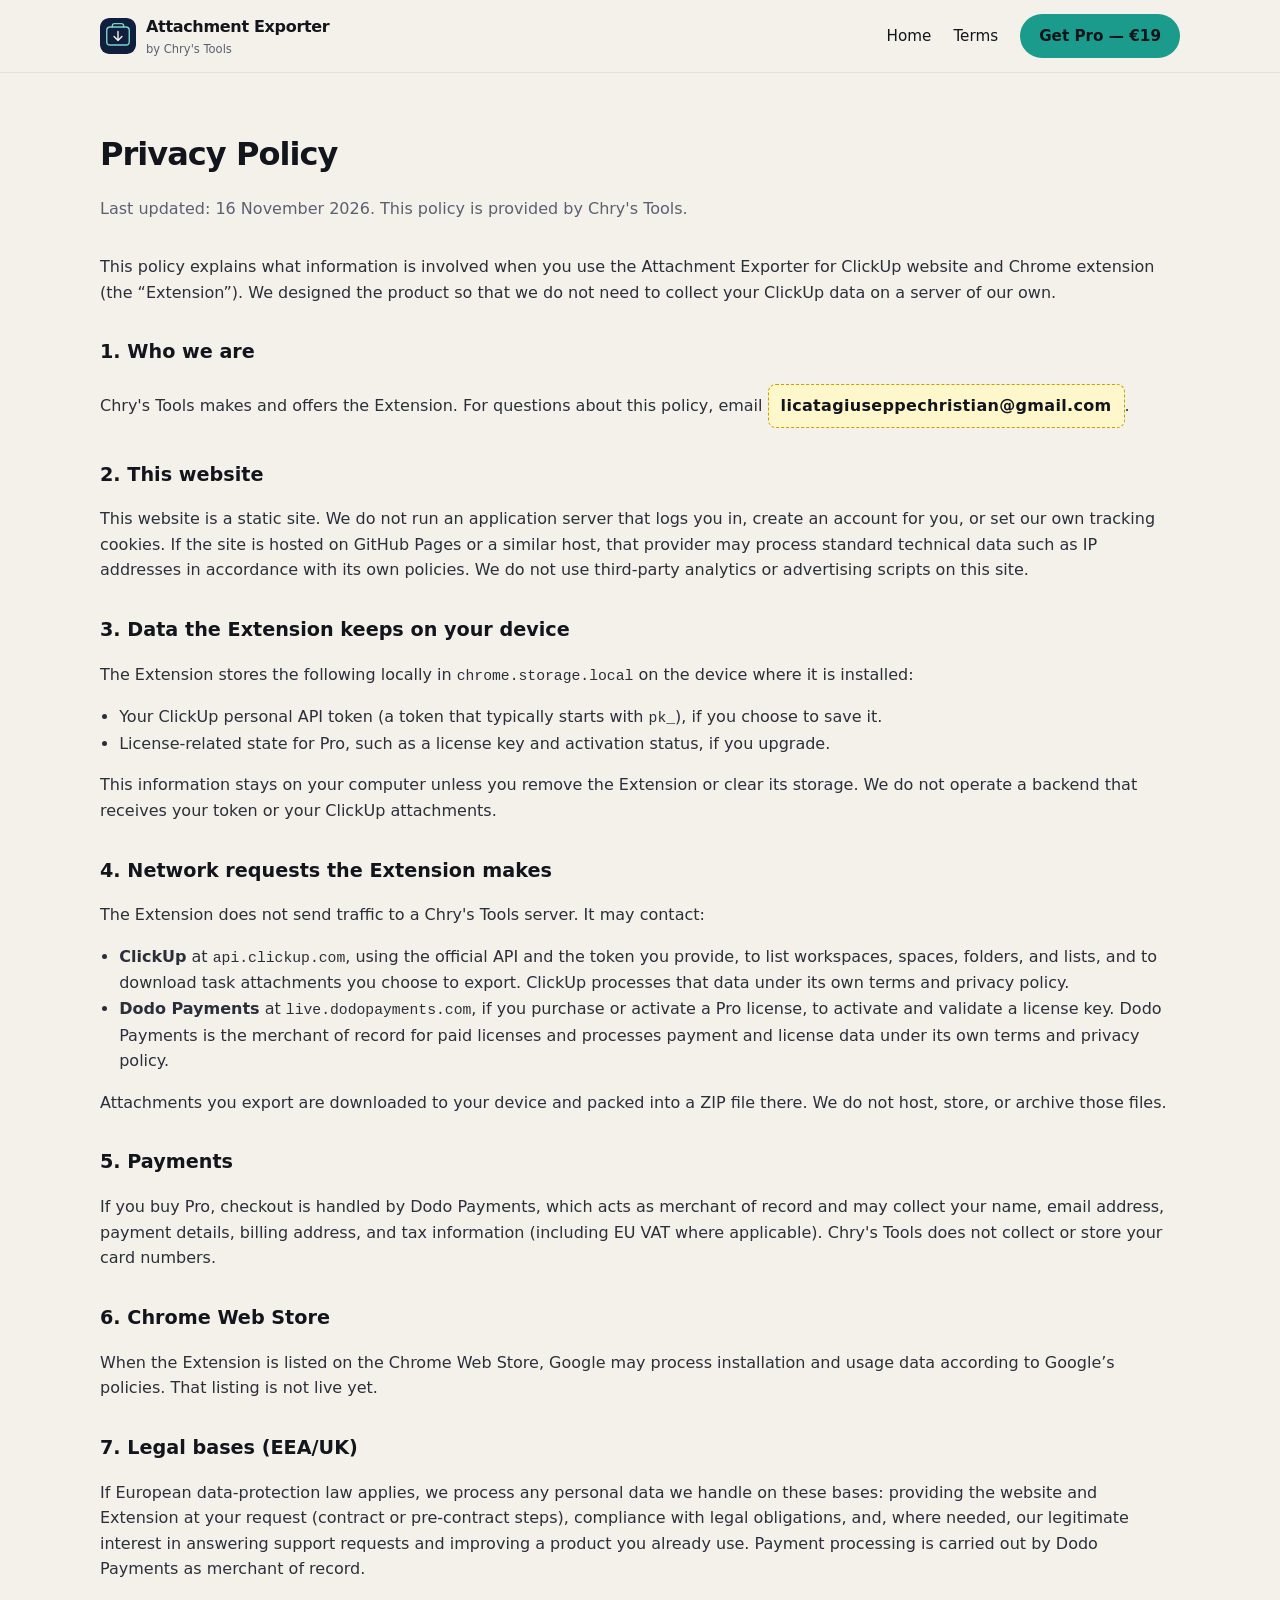
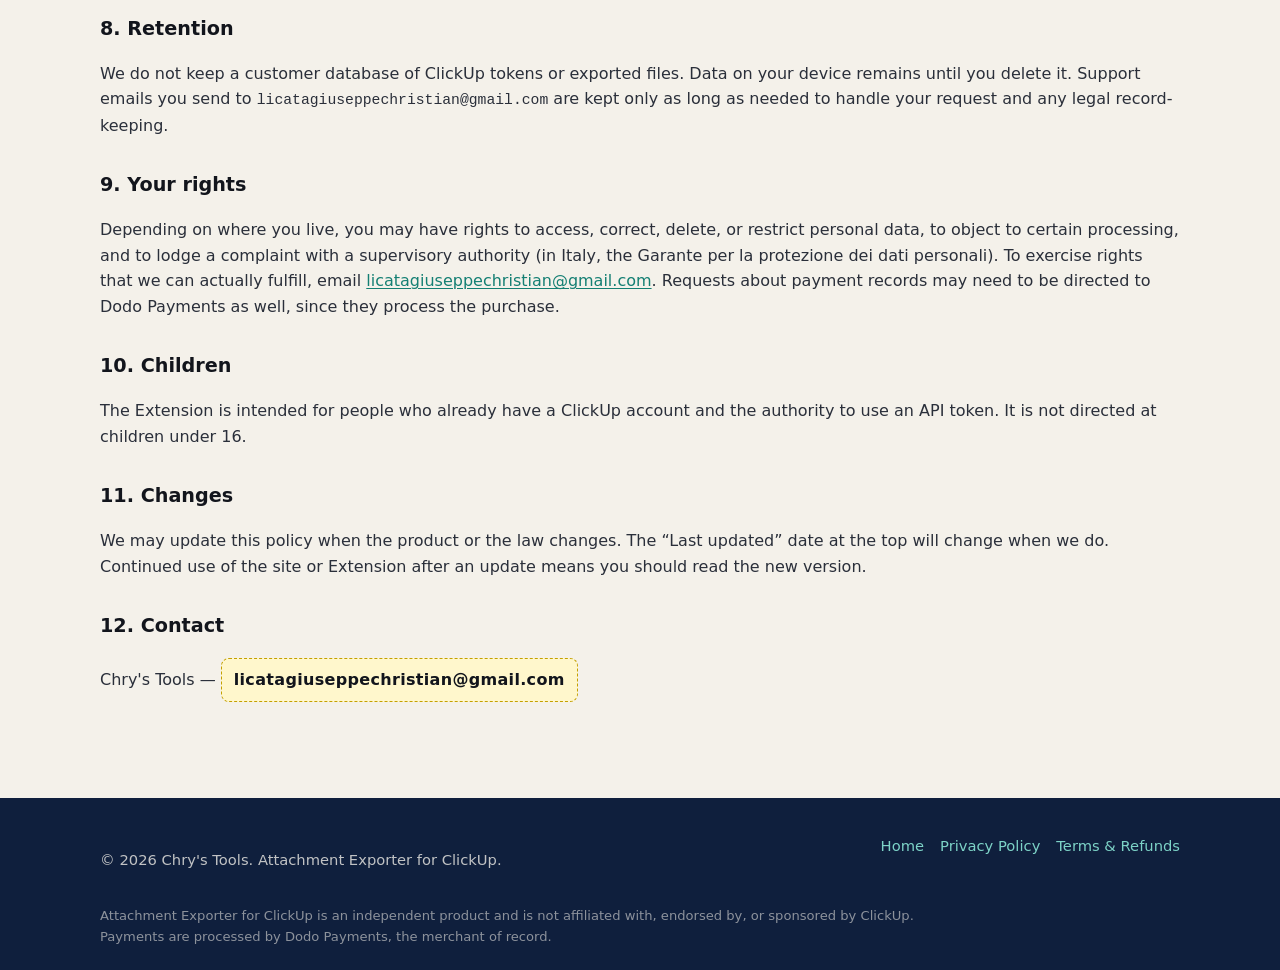
<file: privacy.html>
<!DOCTYPE html>
<html lang="en">
<head>
  <meta charset="utf-8">
  <meta name="viewport" content="width=device-width, initial-scale=1">
  <title>Privacy Policy — Attachment Exporter for ClickUp</title>
  <meta name="description" content="Privacy policy for the Attachment Exporter for ClickUp website and Chrome extension, made by Chry's Tools.">
  <link rel="icon" type="image/svg+xml" href="favicon.svg">
  <link rel="stylesheet" href="style.css">
</head>
<body>
  <a class="skip" href="#main">Skip to content</a>
  <header class="site-header">
    <div class="wrap header-inner">
      <a class="brand" href="index.html">
        <img src="logo.svg" alt="">
        <span>Attachment Exporter <small>by Chry's Tools</small></span>
      </a>
      <nav class="nav" aria-label="Primary">
        <a href="index.html">Home</a>
        <a href="terms.html">Terms</a>
        <a class="btn btn-primary" href="https://checkout.dodopayments.com/buy/pdt_0NsFUMJDNynZ44UJDwJGz?quantity=1">Get Pro — €19</a>
      </nav>
    </div>
  </header>

  <main id="main" class="legal">
    <div class="wrap">
      <h1>Privacy Policy</h1>
      <p class="meta">Last updated: 16 November 2026. This policy is provided by Chry's Tools.</p>

      <p>This policy explains what information is involved when you use the Attachment Exporter for ClickUp website and Chrome extension (the “Extension”). We designed the product so that we do not need to collect your ClickUp data on a server of our own.</p>

      <h2>1. Who we are</h2>
      <p>Chry's Tools makes and offers the Extension. For questions about this policy, email <a class="contact-email" href="mailto:licatagiuseppechristian@gmail.com">licatagiuseppechristian@gmail.com</a>.</p>

      <h2>2. This website</h2>
      <p>This website is a static site. We do not run an application server that logs you in, create an account for you, or set our own tracking cookies. If the site is hosted on GitHub Pages or a similar host, that provider may process standard technical data such as IP addresses in accordance with its own policies. We do not use third-party analytics or advertising scripts on this site.</p>

      <h2>3. Data the Extension keeps on your device</h2>
      <p>The Extension stores the following locally in <code>chrome.storage.local</code> on the device where it is installed:</p>
      <ul>
        <li>Your ClickUp personal API token (a token that typically starts with <code>pk_</code>), if you choose to save it.</li>
        <li>License-related state for Pro, such as a license key and activation status, if you upgrade.</li>
      </ul>
      <p>This information stays on your computer unless you remove the Extension or clear its storage. We do not operate a backend that receives your token or your ClickUp attachments.</p>

      <h2>4. Network requests the Extension makes</h2>
      <p>The Extension does not send traffic to a Chry's Tools server. It may contact:</p>
      <ul>
        <li><strong>ClickUp</strong> at <code>api.clickup.com</code>, using the official API and the token you provide, to list workspaces, spaces, folders, and lists, and to download task attachments you choose to export. ClickUp processes that data under its own terms and privacy policy.</li>
        <li><strong>Dodo Payments</strong> at <code>live.dodopayments.com</code>, if you purchase or activate a Pro license, to activate and validate a license key. Dodo Payments is the merchant of record for paid licenses and processes payment and license data under its own terms and privacy policy.</li>
      </ul>
      <p>Attachments you export are downloaded to your device and packed into a ZIP file there. We do not host, store, or archive those files.</p>

      <h2>5. Payments</h2>
      <p>If you buy Pro, checkout is handled by Dodo Payments, which acts as merchant of record and may collect your name, email address, payment details, billing address, and tax information (including EU VAT where applicable). Chry's Tools does not collect or store your card numbers.</p>

      <h2>6. Chrome Web Store</h2>
      <p>When the Extension is listed on the Chrome Web Store, Google may process installation and usage data according to Google’s policies. That listing is not live yet.</p>

      <h2>7. Legal bases (EEA/UK)</h2>
      <p>If European data-protection law applies, we process any personal data we handle on these bases: providing the website and Extension at your request (contract or pre-contract steps), compliance with legal obligations, and, where needed, our legitimate interest in answering support requests and improving a product you already use. Payment processing is carried out by Dodo Payments as merchant of record.</p>

      <h2>8. Retention</h2>
      <p>We do not keep a customer database of ClickUp tokens or exported files. Data on your device remains until you delete it. Support emails you send to <span class="mono">licatagiuseppechristian@gmail.com</span> are kept only as long as needed to handle your request and any legal record-keeping.</p>

      <h2>9. Your rights</h2>
      <p>Depending on where you live, you may have rights to access, correct, delete, or restrict personal data, to object to certain processing, and to lodge a complaint with a supervisory authority (in Italy, the Garante per la protezione dei dati personali). To exercise rights that we can actually fulfill, email <a href="mailto:licatagiuseppechristian@gmail.com">licatagiuseppechristian@gmail.com</a>. Requests about payment records may need to be directed to Dodo Payments as well, since they process the purchase.</p>

      <h2>10. Children</h2>
      <p>The Extension is intended for people who already have a ClickUp account and the authority to use an API token. It is not directed at children under 16.</p>

      <h2>11. Changes</h2>
      <p>We may update this policy when the product or the law changes. The “Last updated” date at the top will change when we do. Continued use of the site or Extension after an update means you should read the new version.</p>

      <h2>12. Contact</h2>
      <p>Chry's Tools — <a class="contact-email" href="mailto:licatagiuseppechristian@gmail.com">licatagiuseppechristian@gmail.com</a></p>
    </div>
  </main>

  <footer class="site-footer">
    <div class="wrap">
      <div class="footer-inner">
        <p>© 2026 Chry's Tools. Attachment Exporter for ClickUp.</p>
        <nav class="footer-links" aria-label="Footer">
          <a href="index.html">Home</a>
          <a href="privacy.html">Privacy Policy</a>
          <a href="terms.html">Terms &amp; Refunds</a>
        </nav>
      </div>
      <p class="disclaimer">Attachment Exporter for ClickUp is an independent product and is not affiliated with, endorsed by, or sponsored by ClickUp. Payments are processed by Dodo Payments, the merchant of record.</p>
    </div>
  </footer>
</body>
</html>
</file>
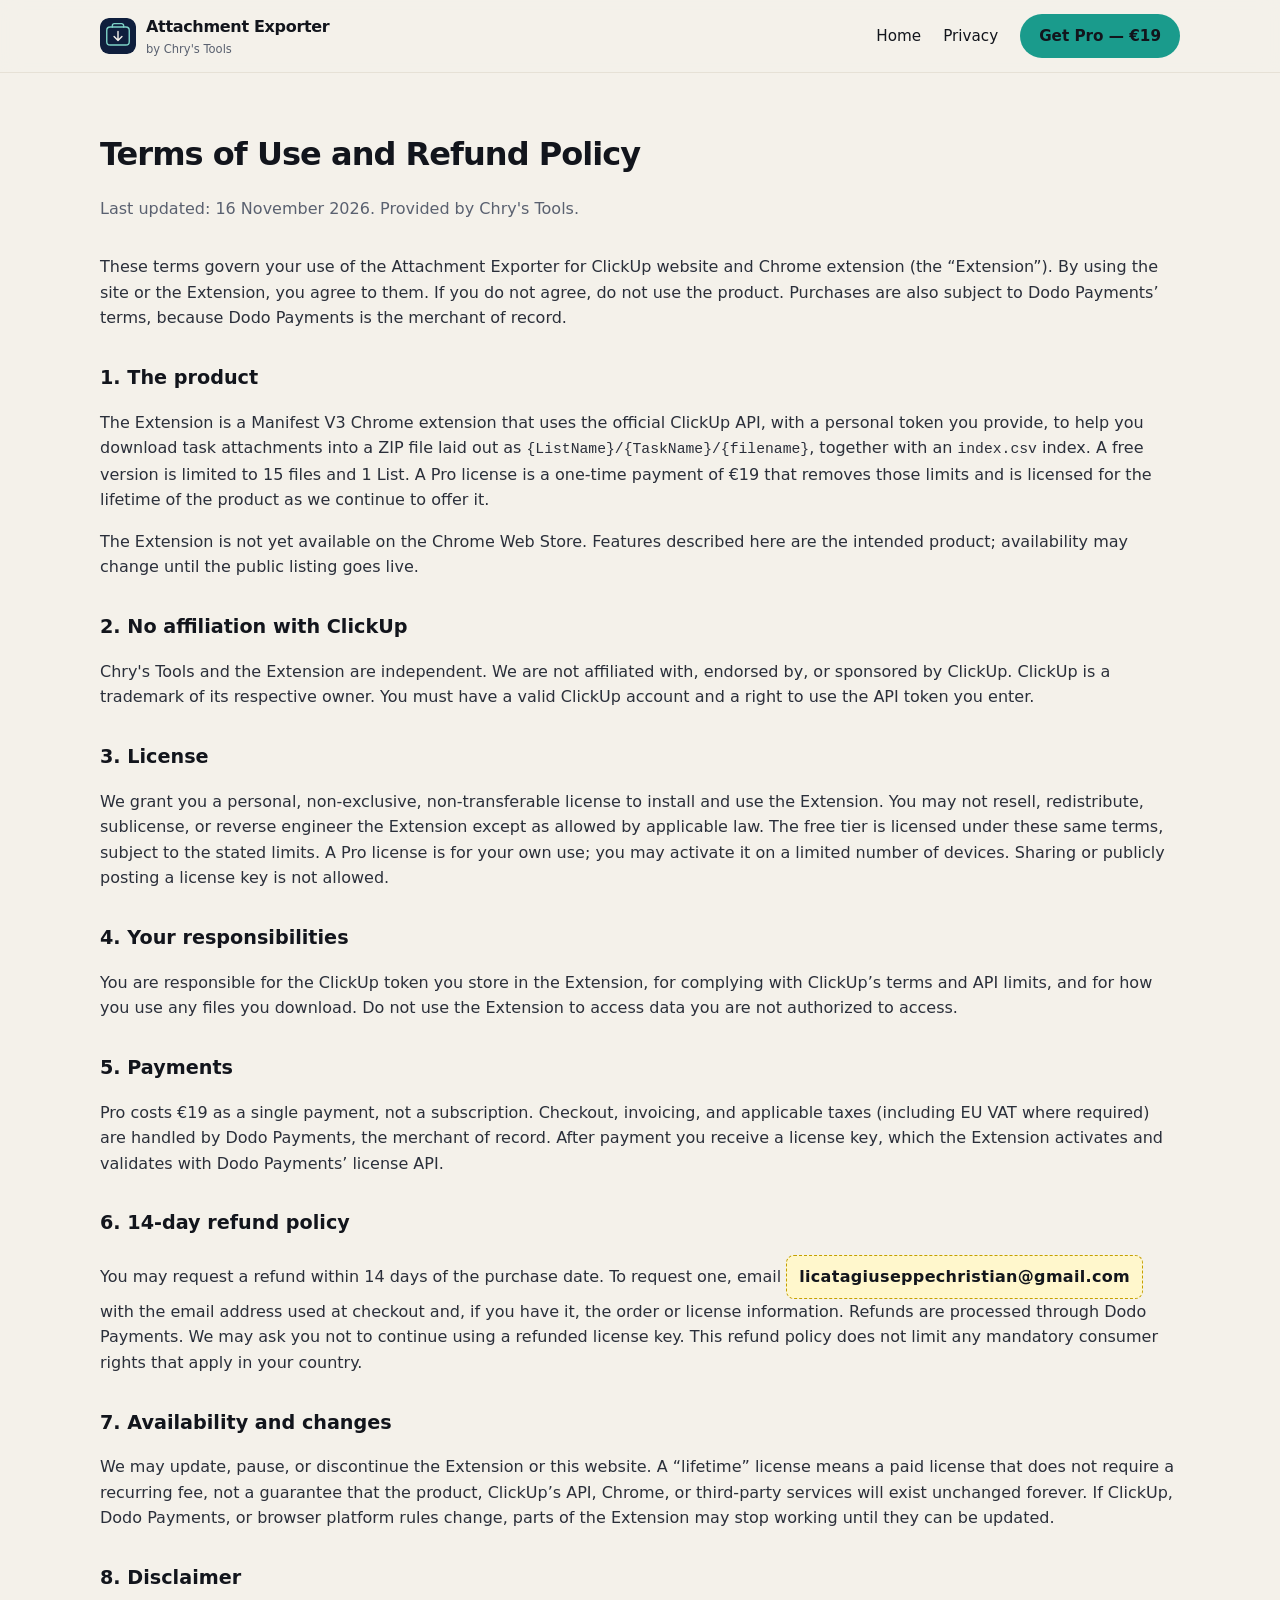
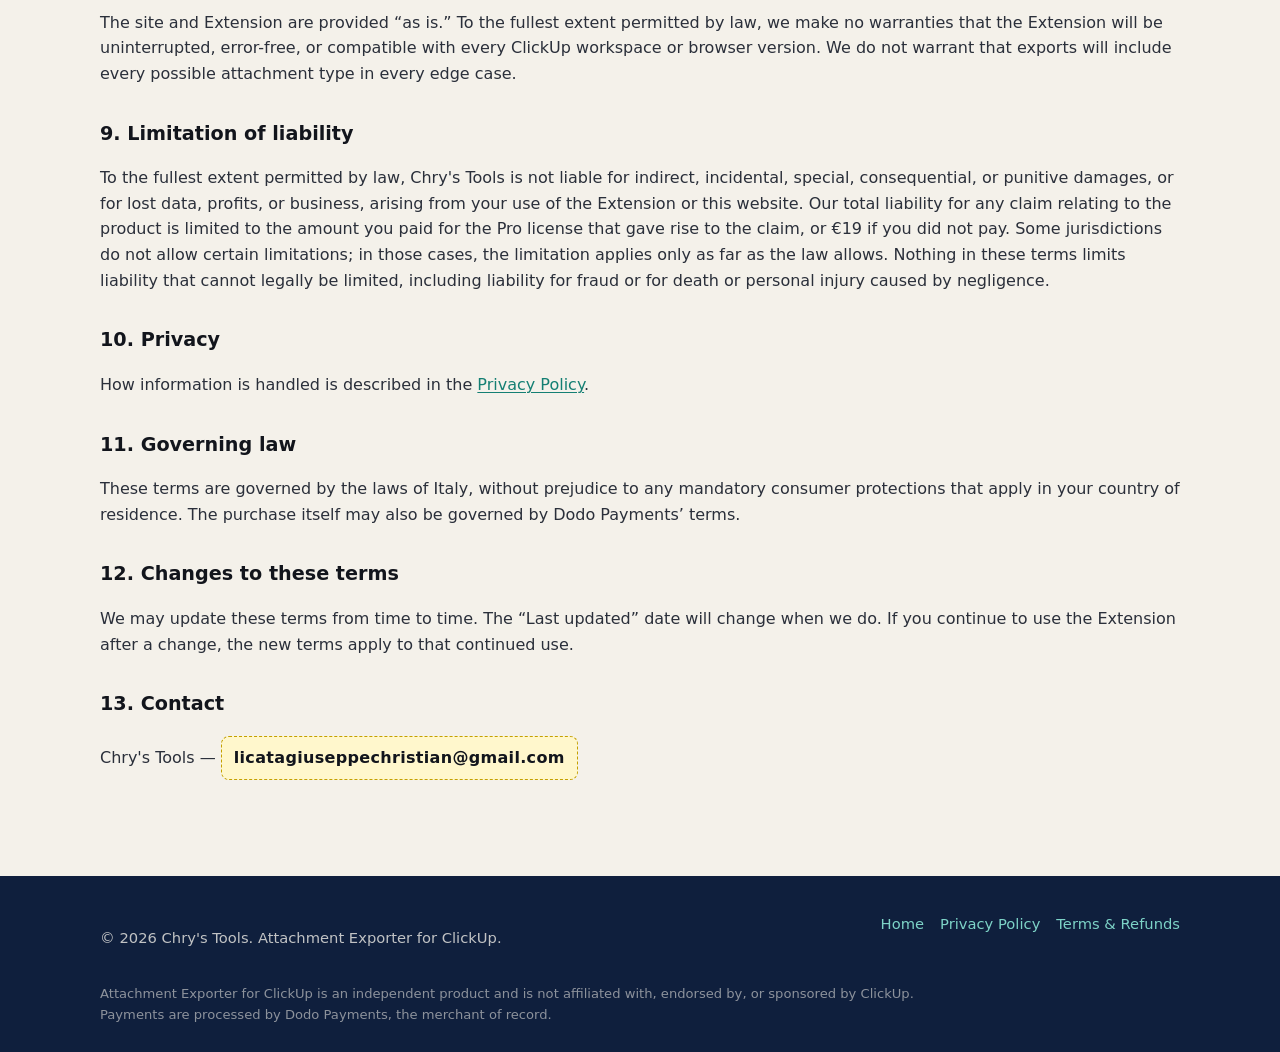
<file: terms.html>
<!DOCTYPE html>
<html lang="en">
<head>
  <meta charset="utf-8">
  <meta name="viewport" content="width=device-width, initial-scale=1">
  <title>Terms and Refund Policy — Attachment Exporter for ClickUp</title>
  <meta name="description" content="Terms of use and 14-day refund policy for Attachment Exporter for ClickUp by Chry's Tools.">
  <link rel="icon" type="image/svg+xml" href="favicon.svg">
  <link rel="stylesheet" href="style.css">
</head>
<body>
  <a class="skip" href="#main">Skip to content</a>
  <header class="site-header">
    <div class="wrap header-inner">
      <a class="brand" href="index.html">
        <img src="logo.svg" alt="">
        <span>Attachment Exporter <small>by Chry's Tools</small></span>
      </a>
      <nav class="nav" aria-label="Primary">
        <a href="index.html">Home</a>
        <a href="privacy.html">Privacy</a>
        <a class="btn btn-primary" href="https://checkout.dodopayments.com/buy/pdt_0NsFUMJDNynZ44UJDwJGz?quantity=1">Get Pro — €19</a>
      </nav>
    </div>
  </header>

  <main id="main" class="legal">
    <div class="wrap">
      <h1>Terms of Use and Refund Policy</h1>
      <p class="meta">Last updated: 16 November 2026. Provided by Chry's Tools.</p>

      <p>These terms govern your use of the Attachment Exporter for ClickUp website and Chrome extension (the “Extension”). By using the site or the Extension, you agree to them. If you do not agree, do not use the product. Purchases are also subject to Dodo Payments’ terms, because Dodo Payments is the merchant of record.</p>

      <h2>1. The product</h2>
      <p>The Extension is a Manifest V3 Chrome extension that uses the official ClickUp API, with a personal token you provide, to help you download task attachments into a ZIP file laid out as <code>{ListName}/{TaskName}/{filename}</code>, together with an <code>index.csv</code> index. A free version is limited to 15 files and 1 List. A Pro license is a one-time payment of €19 that removes those limits and is licensed for the lifetime of the product as we continue to offer it.</p>
      <p>The Extension is not yet available on the Chrome Web Store. Features described here are the intended product; availability may change until the public listing goes live.</p>

      <h2>2. No affiliation with ClickUp</h2>
      <p>Chry's Tools and the Extension are independent. We are not affiliated with, endorsed by, or sponsored by ClickUp. ClickUp is a trademark of its respective owner. You must have a valid ClickUp account and a right to use the API token you enter.</p>

      <h2>3. License</h2>
      <p>We grant you a personal, non-exclusive, non-transferable license to install and use the Extension. You may not resell, redistribute, sublicense, or reverse engineer the Extension except as allowed by applicable law. The free tier is licensed under these same terms, subject to the stated limits. A Pro license is for your own use; you may activate it on a limited number of devices. Sharing or publicly posting a license key is not allowed.</p>

      <h2>4. Your responsibilities</h2>
      <p>You are responsible for the ClickUp token you store in the Extension, for complying with ClickUp’s terms and API limits, and for how you use any files you download. Do not use the Extension to access data you are not authorized to access.</p>

      <h2>5. Payments</h2>
      <p>Pro costs €19 as a single payment, not a subscription. Checkout, invoicing, and applicable taxes (including EU VAT where required) are handled by Dodo Payments, the merchant of record. After payment you receive a license key, which the Extension activates and validates with Dodo Payments’ license API.</p>

      <h2>6. 14-day refund policy</h2>
      <p>You may request a refund within 14 days of the purchase date. To request one, email <a class="contact-email" href="mailto:licatagiuseppechristian@gmail.com">licatagiuseppechristian@gmail.com</a> with the email address used at checkout and, if you have it, the order or license information. Refunds are processed through Dodo Payments. We may ask you not to continue using a refunded license key. This refund policy does not limit any mandatory consumer rights that apply in your country.</p>

      <h2>7. Availability and changes</h2>
      <p>We may update, pause, or discontinue the Extension or this website. A “lifetime” license means a paid license that does not require a recurring fee, not a guarantee that the product, ClickUp’s API, Chrome, or third-party services will exist unchanged forever. If ClickUp, Dodo Payments, or browser platform rules change, parts of the Extension may stop working until they can be updated.</p>

      <h2>8. Disclaimer</h2>
      <p>The site and Extension are provided “as is.” To the fullest extent permitted by law, we make no warranties that the Extension will be uninterrupted, error-free, or compatible with every ClickUp workspace or browser version. We do not warrant that exports will include every possible attachment type in every edge case.</p>

      <h2>9. Limitation of liability</h2>
      <p>To the fullest extent permitted by law, Chry's Tools is not liable for indirect, incidental, special, consequential, or punitive damages, or for lost data, profits, or business, arising from your use of the Extension or this website. Our total liability for any claim relating to the product is limited to the amount you paid for the Pro license that gave rise to the claim, or €19 if you did not pay. Some jurisdictions do not allow certain limitations; in those cases, the limitation applies only as far as the law allows. Nothing in these terms limits liability that cannot legally be limited, including liability for fraud or for death or personal injury caused by negligence.</p>

      <h2>10. Privacy</h2>
      <p>How information is handled is described in the <a href="privacy.html">Privacy Policy</a>.</p>

      <h2>11. Governing law</h2>
      <p>These terms are governed by the laws of Italy, without prejudice to any mandatory consumer protections that apply in your country of residence. The purchase itself may also be governed by Dodo Payments’ terms.</p>

      <h2>12. Changes to these terms</h2>
      <p>We may update these terms from time to time. The “Last updated” date will change when we do. If you continue to use the Extension after a change, the new terms apply to that continued use.</p>

      <h2>13. Contact</h2>
      <p>Chry's Tools — <a class="contact-email" href="mailto:licatagiuseppechristian@gmail.com">licatagiuseppechristian@gmail.com</a></p>
    </div>
  </main>

  <footer class="site-footer">
    <div class="wrap">
      <div class="footer-inner">
        <p>© 2026 Chry's Tools. Attachment Exporter for ClickUp.</p>
        <nav class="footer-links" aria-label="Footer">
          <a href="index.html">Home</a>
          <a href="privacy.html">Privacy Policy</a>
          <a href="terms.html">Terms &amp; Refunds</a>
        </nav>
      </div>
      <p class="disclaimer">Attachment Exporter for ClickUp is an independent product and is not affiliated with, endorsed by, or sponsored by ClickUp. Payments are processed by Dodo Payments, the merchant of record.</p>
    </div>
  </footer>
</body>
</html>
</file>
<file: style.css>
/* Attachment Exporter for ClickUp — Chry's Tools */
:root {
  --ink: #12151c;
  --muted: #5a6170;
  --line: #e6e1d6;
  --paper: #f4f1ea;
  --paper-2: #fffdf8;
  --navy: #0f1f3d;
  --navy-2: #17305c;
  --teal: #1a9b8c;
  --teal-2: #147f73;
  --mint: #7dd3c7;
  --white: #ffffff;
  --danger: #9a3412;
  --radius: 16px;
  --shadow: 0 10px 30px rgba(15, 31, 61, 0.08);
  --max: 1080px;
  --font: ui-sans-serif, system-ui, -apple-system, "Segoe UI", Roboto, "Helvetica Neue", Arial, sans-serif;
}

*, *::before, *::after { box-sizing: border-box; }
html { scroll-behavior: smooth; }
body {
  margin: 0;
  font-family: var(--font);
  color: var(--ink);
  background: var(--paper);
  line-height: 1.6;
  -webkit-font-smoothing: antialiased;
}
img, svg { display: block; max-width: 100%; }
a { color: var(--teal-2); text-decoration-thickness: 1px; text-underline-offset: 2px; }
a:hover { color: var(--navy); }
code, .mono {
  font-family: ui-monospace, SFMono-Regular, "SF Mono", Menlo, Consolas, monospace;
  font-size: 0.92em;
}

.wrap { width: min(var(--max), calc(100% - 40px)); margin-inline: auto; }
.skip {
  position: absolute;
  left: -999px;
  top: 0;
  background: var(--navy);
  color: #fff;
  padding: 8px 12px;
  z-index: 20;
}
.skip:focus { left: 12px; top: 12px; }

/* Header */
.site-header {
  position: sticky;
  top: 0;
  z-index: 10;
  background: rgba(244, 241, 234, 0.92);
  backdrop-filter: blur(10px);
  border-bottom: 1px solid var(--line);
}
.header-inner {
  display: flex;
  align-items: center;
  justify-content: space-between;
  gap: 20px;
  padding: 14px 0;
}
.brand {
  display: flex;
  align-items: center;
  gap: 10px;
  color: var(--ink);
  text-decoration: none;
  font-weight: 700;
  letter-spacing: -0.02em;
}
.brand img { width: 36px; height: 36px; border-radius: 9px; }
.brand small {
  display: block;
  font-weight: 500;
  font-size: 0.72rem;
  color: var(--muted);
  letter-spacing: 0;
}
.nav { display: flex; align-items: center; gap: 22px; }
.nav a { color: var(--ink); text-decoration: none; font-size: 0.95rem; }
.nav a:hover { color: var(--teal-2); }

/* Buttons */
.btn {
  display: inline-flex;
  align-items: center;
  justify-content: center;
  gap: 8px;
  padding: 12px 18px;
  border-radius: 999px;
  font-weight: 650;
  text-decoration: none;
  border: 1px solid transparent;
  transition: transform 0.15s ease, background 0.15s ease, color 0.15s ease;
  line-height: 1.2;
}
.btn:hover { transform: translateY(-1px); }
.btn-primary { background: var(--teal); color: #fff; }
.btn-primary:hover { background: var(--teal-2); color: #fff; }
.btn-ghost {
  background: transparent;
  color: var(--white);
  border-color: rgba(255,255,255,0.28);
}
.btn-ghost:hover { background: rgba(255,255,255,0.08); color: #fff; }
.btn-light {
  background: var(--white);
  color: var(--navy);
  border-color: var(--line);
}
.btn-light:hover { color: var(--navy); background: var(--paper); }
.btn[aria-disabled="true"], .btn.disabled {
  opacity: 0.72;
  cursor: not-allowed;
  transform: none;
  pointer-events: none;
}
.btn-row { display: flex; flex-wrap: wrap; gap: 12px; }

/* Hero */
.hero {
  background:
    radial-gradient(900px 400px at 80% -10%, rgba(125, 211, 199, 0.18), transparent 60%),
    linear-gradient(180deg, var(--navy) 0%, #0b1730 100%);
  color: #f4f1ea;
  padding: 72px 0 80px;
}
.hero-grid {
  display: grid;
  grid-template-columns: 1.15fr 0.85fr;
  gap: 48px;
  align-items: center;
}
.eyebrow {
  display: inline-block;
  font-size: 0.8rem;
  letter-spacing: 0.08em;
  text-transform: uppercase;
  color: var(--mint);
  font-weight: 700;
  margin-bottom: 14px;
}
.hero h1 {
  margin: 0 0 16px;
  font-size: clamp(2rem, 4.4vw, 3.4rem);
  line-height: 1.12;
  letter-spacing: -0.03em;
}
.lead { font-size: 1.15rem; color: rgba(244, 241, 234, 0.82); margin: 0 0 28px; max-width: 36rem; }
.note { margin: 16px 0 0; color: rgba(244, 241, 234, 0.62); font-size: 0.9rem; }

/* ZIP preview card */
.preview {
  background: #0a1428;
  border: 1px solid rgba(125, 211, 199, 0.25);
  border-radius: 18px;
  box-shadow: 0 20px 50px rgba(0,0,0,0.28);
  overflow: hidden;
}
.preview-bar {
  display: flex;
  align-items: center;
  gap: 8px;
  padding: 12px 16px;
  background: rgba(255,255,255,0.04);
  border-bottom: 1px solid rgba(255,255,255,0.06);
  font-size: 0.8rem;
  color: rgba(244,241,234,0.7);
}
.dot { width: 8px; height: 8px; border-radius: 50%; background: #7dd3c7; opacity: 0.8; }
.tree {
  margin: 0;
  padding: 20px 22px 24px;
  font-family: ui-monospace, SFMono-Regular, Menlo, Consolas, monospace;
  font-size: 0.86rem;
  line-height: 1.7;
  color: #d7efe9;
  list-style: none;
}
.tree ul { list-style: none; margin: 0; padding-left: 1.15rem; }
.tree .dir { color: var(--mint); }
.tree .file { color: #f4f1ea; }
.tree .root { color: #fff; font-weight: 700; }

/* Sections */
section { padding: 72px 0; }
.section-title { margin: 0 0 8px; font-size: clamp(1.6rem, 3vw, 2.1rem); letter-spacing: -0.03em; }
.section-sub { margin: 0 0 36px; color: var(--muted); max-width: 38rem; }
.alt { background: var(--paper-2); }

.steps, .features, .pricing, .faq { display: grid; gap: 18px; }
.steps { grid-template-columns: repeat(3, 1fr); }
.features { grid-template-columns: repeat(2, 1fr); }
.pricing { grid-template-columns: repeat(2, minmax(0, 420px)); justify-content: center; }

.card {
  background: var(--white);
  border: 1px solid var(--line);
  border-radius: var(--radius);
  padding: 24px;
  box-shadow: var(--shadow);
}
.step-num {
  width: 36px; height: 36px;
  border-radius: 50%;
  background: var(--navy);
  color: #fff;
  display: grid; place-items: center;
  font-weight: 700;
  margin-bottom: 14px;
}
.card h3 { margin: 0 0 8px; font-size: 1.1rem; }
.card p { margin: 0; color: var(--muted); }

.price-card { padding: 28px; display: flex; flex-direction: column; gap: 8px; }
.price-card.featured {
  border: 2px solid var(--teal);
  position: relative;
}
.badge {
  position: absolute;
  top: -11px;
  right: 20px;
  background: var(--teal);
  color: #fff;
  font-size: 0.75rem;
  font-weight: 700;
  padding: 4px 10px;
  border-radius: 999px;
}
.plan { margin: 0; font-size: 0.85rem; text-transform: uppercase; letter-spacing: 0.08em; color: var(--muted); font-weight: 700; }
.amount { font-size: 2.4rem; font-weight: 750; letter-spacing: -0.04em; margin: 4px 0 2px; }
.amount span { font-size: 1rem; font-weight: 500; color: var(--muted); }
.price-card ul {
  margin: 12px 0 20px;
  padding: 0;
  list-style: none;
  flex: 1;
}
.price-card li {
  padding: 8px 0 8px 22px;
  position: relative;
  color: var(--ink);
}
.price-card li::before {
  content: "";
  position: absolute;
  left: 0; top: 14px;
  width: 10px; height: 6px;
  border-left: 2px solid var(--teal);
  border-bottom: 2px solid var(--teal);
  transform: rotate(-45deg);
}

/* FAQ */
.faq { grid-template-columns: 1fr; max-width: 760px; }
details.card { padding: 0; }
details summary {
  cursor: pointer;
  list-style: none;
  padding: 18px 22px;
  font-weight: 650;
}
details summary::-webkit-details-marker { display: none; }
details summary::after {
  content: "+";
  float: right;
  color: var(--teal);
  font-weight: 500;
}
details[open] summary::after { content: "–"; }
details p { margin: 0; padding: 0 22px 20px; color: var(--muted); }

/* Contact */
.contact-box {
  display: flex;
  flex-wrap: wrap;
  align-items: center;
  justify-content: space-between;
  gap: 16px;
  padding: 28px;
}
.contact-email {
  display: inline-block;
  background: #fff7cc;
  border: 1px dashed #c4a000;
  color: var(--ink);
  text-decoration: none;
  padding: 8px 12px;
  border-radius: 8px;
  font-weight: 700;
  letter-spacing: 0.02em;
}
.contact-email:hover { color: var(--navy); background: #ffe96a; }
.hint { margin: 6px 0 0; font-size: 0.88rem; color: var(--muted); }

/* Legal pages */
.legal { padding: 56px 0 80px; }
.legal h1 { margin: 0 0 8px; letter-spacing: -0.03em; }
.legal .meta { color: var(--muted); margin-bottom: 32px; }
.legal h2 { margin: 32px 0 10px; font-size: 1.2rem; }
.legal p, .legal li { color: #2a2f3a; }
.legal ul { padding-left: 1.2rem; }

/* Footer */
.site-footer {
  background: var(--navy);
  color: rgba(244,241,234,0.78);
  padding: 36px 0 28px;
  font-size: 0.92rem;
}
.footer-inner {
  display: flex;
  flex-wrap: wrap;
  justify-content: space-between;
  gap: 20px;
}
.site-footer a { color: var(--mint); text-decoration: none; }
.site-footer a:hover { color: #fff; }
.footer-links { display: flex; flex-wrap: wrap; gap: 16px; }
.disclaimer { margin: 18px 0 0; max-width: 52rem; color: rgba(244,241,234,0.55); font-size: 0.82rem; }

@media (max-width: 860px) {
  .hero-grid, .steps, .features, .pricing { grid-template-columns: 1fr; }
  .nav .hide-sm { display: none; }
  .hero { padding: 48px 0 56px; }
  section { padding: 56px 0; }
}
</file>
